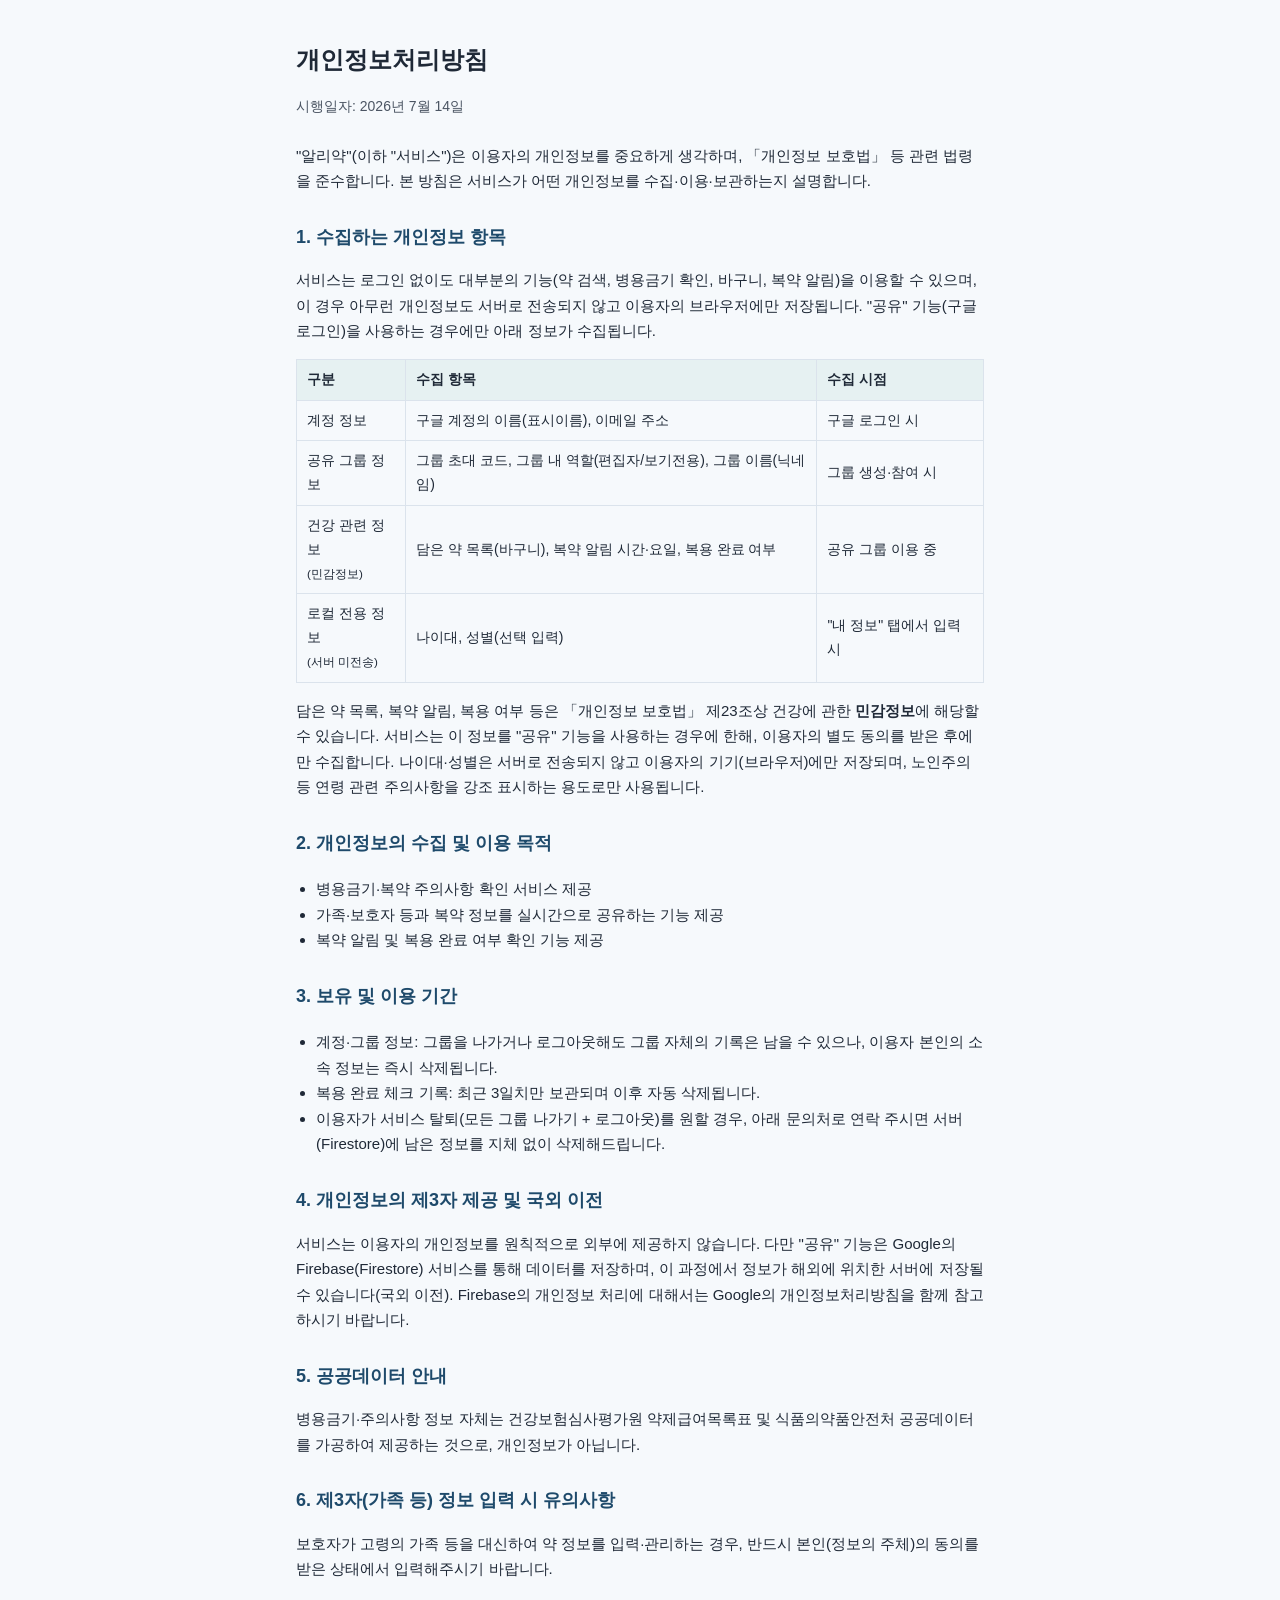
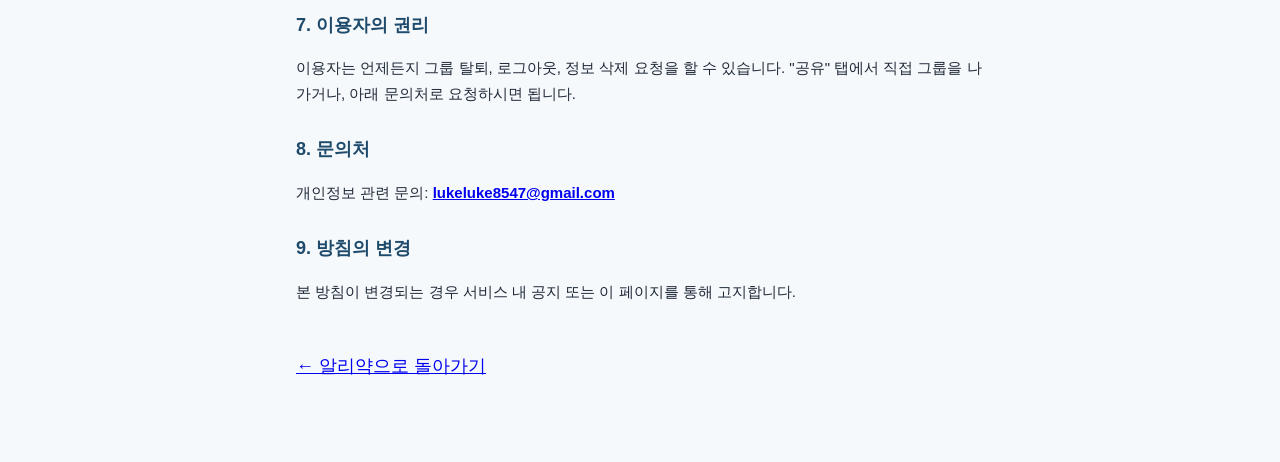
<file: privacy.html>
<!doctype html>
<html lang="ko">
<head>
<meta charset="UTF-8" />
<meta name="viewport" content="width=device-width, initial-scale=1.0" />
<title>개인정보처리방침 - 알리약</title>
<link rel="icon" href="favicon.ico" />
<link rel="stylesheet" href="css/style.css" />
<style>
  .legal-doc { max-width: 720px; margin: 0 auto; padding: 24px 16px 80px; line-height: 1.7; }
  .legal-doc h1 { font-size: 24px; margin-bottom: 4px; }
  .legal-doc .updated { color: var(--text-sub); font-size: 14px; margin-bottom: 24px; }
  .legal-doc h2 { font-size: 18px; margin: 28px 0 8px; color: var(--primary-dark); }
  .legal-doc p, .legal-doc li { font-size: 15px; }
  .legal-doc ul { padding-left: 20px; }
  .legal-doc .back-link { display: inline-block; margin-top: 32px; }
  .legal-doc table { width: 100%; border-collapse: collapse; margin: 12px 0; font-size: 14px; }
  .legal-doc th, .legal-doc td { border: 1px solid var(--border); padding: 8px 10px; text-align: left; }
  .legal-doc th { background: var(--primary-light); }
</style>
</head>
<body>
<div class="legal-doc">
  <h1>개인정보처리방침</h1>
  <p class="updated">시행일자: 2026년 7월 14일</p>

  <p>
    "알리약"(이하 "서비스")은 이용자의 개인정보를 중요하게 생각하며, 「개인정보 보호법」 등
    관련 법령을 준수합니다. 본 방침은 서비스가 어떤 개인정보를 수집·이용·보관하는지 설명합니다.
  </p>

  <h2>1. 수집하는 개인정보 항목</h2>
  <p>서비스는 로그인 없이도 대부분의 기능(약 검색, 병용금기 확인, 바구니, 복약 알림)을
    이용할 수 있으며, 이 경우 아무런 개인정보도 서버로 전송되지 않고 이용자의 브라우저에만
    저장됩니다. "공유" 기능(구글 로그인)을 사용하는 경우에만 아래 정보가 수집됩니다.</p>
  <table>
    <tr><th>구분</th><th>수집 항목</th><th>수집 시점</th></tr>
    <tr><td>계정 정보</td><td>구글 계정의 이름(표시이름), 이메일 주소</td><td>구글 로그인 시</td></tr>
    <tr><td>공유 그룹 정보</td><td>그룹 초대 코드, 그룹 내 역할(편집자/보기전용), 그룹 이름(닉네임)</td><td>그룹 생성·참여 시</td></tr>
    <tr><td>건강 관련 정보<br /><small>(민감정보)</small></td><td>담은 약 목록(바구니), 복약 알림 시간·요일, 복용 완료 여부</td><td>공유 그룹 이용 중</td></tr>
    <tr><td>로컬 전용 정보<br /><small>(서버 미전송)</small></td><td>나이대, 성별(선택 입력)</td><td>"내 정보" 탭에서 입력 시</td></tr>
  </table>
  <p>
    담은 약 목록, 복약 알림, 복용 여부 등은 「개인정보 보호법」 제23조상 건강에 관한
    <strong>민감정보</strong>에 해당할 수 있습니다. 서비스는 이 정보를 "공유" 기능을 사용하는
    경우에 한해, 이용자의 별도 동의를 받은 후에만 수집합니다. 나이대·성별은 서버로 전송되지
    않고 이용자의 기기(브라우저)에만 저장되며, 노인주의 등 연령 관련 주의사항을 강조 표시하는
    용도로만 사용됩니다.
  </p>

  <h2>2. 개인정보의 수집 및 이용 목적</h2>
  <ul>
    <li>병용금기·복약 주의사항 확인 서비스 제공</li>
    <li>가족·보호자 등과 복약 정보를 실시간으로 공유하는 기능 제공</li>
    <li>복약 알림 및 복용 완료 여부 확인 기능 제공</li>
  </ul>

  <h2>3. 보유 및 이용 기간</h2>
  <ul>
    <li>계정·그룹 정보: 그룹을 나가거나 로그아웃해도 그룹 자체의 기록은 남을 수 있으나,
      이용자 본인의 소속 정보는 즉시 삭제됩니다.</li>
    <li>복용 완료 체크 기록: 최근 3일치만 보관되며 이후 자동 삭제됩니다.</li>
    <li>이용자가 서비스 탈퇴(모든 그룹 나가기 + 로그아웃)를 원할 경우, 아래 문의처로
      연락 주시면 서버(Firestore)에 남은 정보를 지체 없이 삭제해드립니다.</li>
  </ul>

  <h2>4. 개인정보의 제3자 제공 및 국외 이전</h2>
  <p>
    서비스는 이용자의 개인정보를 원칙적으로 외부에 제공하지 않습니다. 다만 "공유" 기능은
    Google의 Firebase(Firestore) 서비스를 통해 데이터를 저장하며, 이 과정에서 정보가
    해외에 위치한 서버에 저장될 수 있습니다(국외 이전). Firebase의 개인정보 처리에 대해서는
    Google의 개인정보처리방침을 함께 참고하시기 바랍니다.
  </p>

  <h2>5. 공공데이터 안내</h2>
  <p>
    병용금기·주의사항 정보 자체는 건강보험심사평가원 약제급여목록표 및 식품의약품안전처
    공공데이터를 가공하여 제공하는 것으로, 개인정보가 아닙니다.
  </p>

  <h2>6. 제3자(가족 등) 정보 입력 시 유의사항</h2>
  <p>
    보호자가 고령의 가족 등을 대신하여 약 정보를 입력·관리하는 경우, 반드시 본인(정보의
    주체)의 동의를 받은 상태에서 입력해주시기 바랍니다.
  </p>

  <h2>7. 이용자의 권리</h2>
  <p>
    이용자는 언제든지 그룹 탈퇴, 로그아웃, 정보 삭제 요청을 할 수 있습니다. "공유" 탭에서
    직접 그룹을 나가거나, 아래 문의처로 요청하시면 됩니다.
  </p>

  <h2>8. 문의처</h2>
  <p>개인정보 관련 문의: <strong><a href="mailto:lukeluke8547@gmail.com">lukeluke8547@gmail.com</a></strong></p>

  <h2>9. 방침의 변경</h2>
  <p>본 방침이 변경되는 경우 서비스 내 공지 또는 이 페이지를 통해 고지합니다.</p>

  <a class="back-link" href="index.html">← 알리약으로 돌아가기</a>
</div>
</body>
</html>
</file>
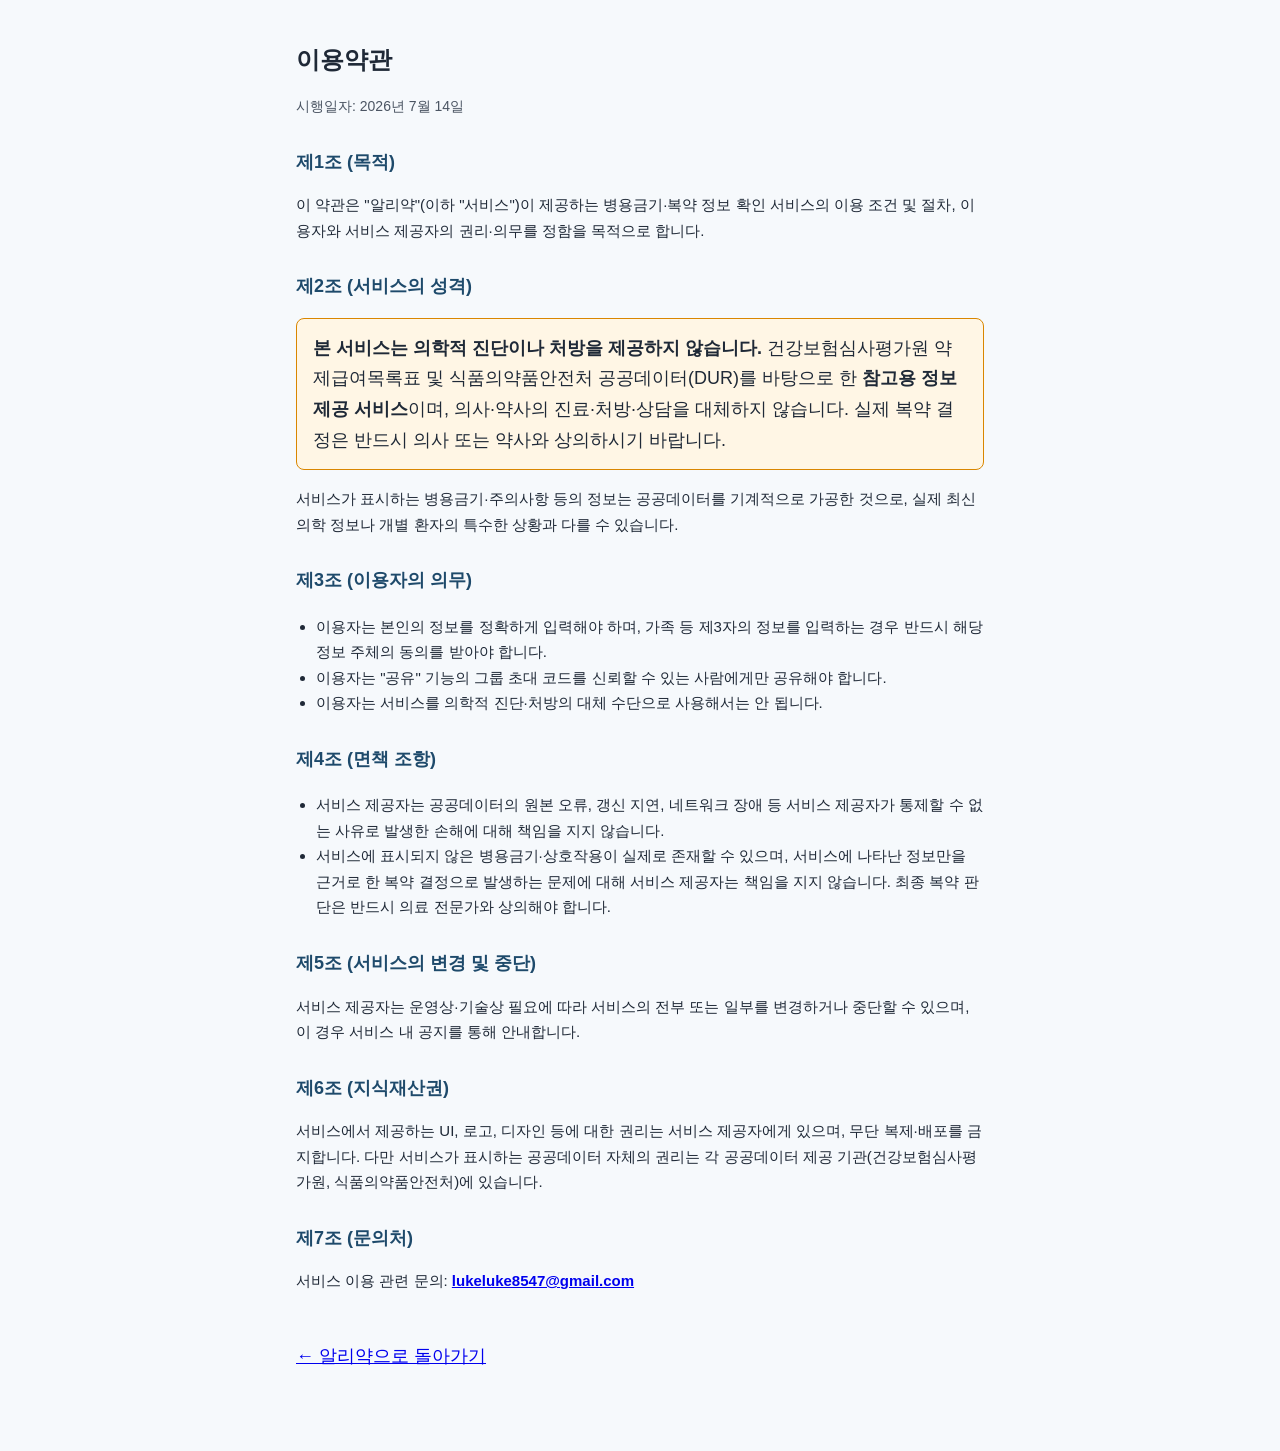
<file: terms.html>
<!doctype html>
<html lang="ko">
<head>
<meta charset="UTF-8" />
<meta name="viewport" content="width=device-width, initial-scale=1.0" />
<title>이용약관 - 알리약</title>
<link rel="icon" href="favicon.ico" />
<link rel="stylesheet" href="css/style.css" />
<style>
  .legal-doc { max-width: 720px; margin: 0 auto; padding: 24px 16px 80px; line-height: 1.7; }
  .legal-doc h1 { font-size: 24px; margin-bottom: 4px; }
  .legal-doc .updated { color: var(--text-sub); font-size: 14px; margin-bottom: 24px; }
  .legal-doc h2 { font-size: 18px; margin: 28px 0 8px; color: var(--primary-dark); }
  .legal-doc p, .legal-doc li { font-size: 15px; }
  .legal-doc ul { padding-left: 20px; }
  .legal-doc .back-link { display: inline-block; margin-top: 32px; }
  .legal-doc .highlight-box {
    background: var(--warn-bg, #fff6e5);
    border: 1px solid var(--warn-border, #d98600);
    border-radius: 8px;
    padding: 14px 16px;
    margin: 16px 0;
  }
</style>
</head>
<body>
<div class="legal-doc">
  <h1>이용약관</h1>
  <p class="updated">시행일자: 2026년 7월 14일</p>

  <h2>제1조 (목적)</h2>
  <p>이 약관은 "알리약"(이하 "서비스")이 제공하는 병용금기·복약 정보 확인 서비스의
    이용 조건 및 절차, 이용자와 서비스 제공자의 권리·의무를 정함을 목적으로 합니다.</p>

  <h2>제2조 (서비스의 성격)</h2>
  <div class="highlight-box">
    <strong>본 서비스는 의학적 진단이나 처방을 제공하지 않습니다.</strong> 건강보험심사평가원
    약제급여목록표 및 식품의약품안전처 공공데이터(DUR)를 바탕으로 한 <strong>참고용 정보
    제공 서비스</strong>이며, 의사·약사의 진료·처방·상담을 대체하지 않습니다. 실제 복약
    결정은 반드시 의사 또는 약사와 상의하시기 바랍니다.
  </div>
  <p>
    서비스가 표시하는 병용금기·주의사항 등의 정보는 공공데이터를 기계적으로 가공한
    것으로, 실제 최신 의학 정보나 개별 환자의 특수한 상황과 다를 수 있습니다.
  </p>

  <h2>제3조 (이용자의 의무)</h2>
  <ul>
    <li>이용자는 본인의 정보를 정확하게 입력해야 하며, 가족 등 제3자의 정보를 입력하는
      경우 반드시 해당 정보 주체의 동의를 받아야 합니다.</li>
    <li>이용자는 "공유" 기능의 그룹 초대 코드를 신뢰할 수 있는 사람에게만 공유해야 합니다.</li>
    <li>이용자는 서비스를 의학적 진단·처방의 대체 수단으로 사용해서는 안 됩니다.</li>
  </ul>

  <h2>제4조 (면책 조항)</h2>
  <ul>
    <li>서비스 제공자는 공공데이터의 원본 오류, 갱신 지연, 네트워크 장애 등 서비스
      제공자가 통제할 수 없는 사유로 발생한 손해에 대해 책임을 지지 않습니다.</li>
    <li>서비스에 표시되지 않은 병용금기·상호작용이 실제로 존재할 수 있으며, 서비스에
      나타난 정보만을 근거로 한 복약 결정으로 발생하는 문제에 대해 서비스 제공자는
      책임을 지지 않습니다. 최종 복약 판단은 반드시 의료 전문가와 상의해야 합니다.</li>
  </ul>

  <h2>제5조 (서비스의 변경 및 중단)</h2>
  <p>서비스 제공자는 운영상·기술상 필요에 따라 서비스의 전부 또는 일부를 변경하거나
    중단할 수 있으며, 이 경우 서비스 내 공지를 통해 안내합니다.</p>

  <h2>제6조 (지식재산권)</h2>
  <p>서비스에서 제공하는 UI, 로고, 디자인 등에 대한 권리는 서비스 제공자에게 있으며,
    무단 복제·배포를 금지합니다. 다만 서비스가 표시하는 공공데이터 자체의 권리는 각
    공공데이터 제공 기관(건강보험심사평가원, 식품의약품안전처)에 있습니다.</p>

  <h2>제7조 (문의처)</h2>
  <p>서비스 이용 관련 문의: <strong><a href="mailto:lukeluke8547@gmail.com">lukeluke8547@gmail.com</a></strong></p>

  <a class="back-link" href="index.html">← 알리약으로 돌아가기</a>
</div>
</body>
</html>
</file>
<file: css/style.css>
:root {
  --bg: #f6f9fc;
  --card-bg: #ffffff;
  --text: #1f2937;
  --text-sub: #4b5563;
  --border: #dbe3ec;
  /* 로고의 민트→네이비 그라데이션에서 뽑은 색상(icons/logo_source.png 실측) */
  --primary: #2c6382;
  --primary-dark: #1e4a6b;
  --primary-light: #e6f1f2;
  --brand-teal: #4ea09b;
  --brand-gradient: linear-gradient(135deg, var(--brand-teal) 0%, var(--primary) 55%, var(--primary-dark) 100%);
  --danger-bg: #fdecec;
  --danger-border: #e11d2f;
  --danger-text: #7f1120;
  --warn-bg: #fff6e5;
  --warn-border: #d98600;
  --warn-text: #6b4400;
  --info-bg: #eef1ff;
  --info-border: #5b5fc7;
  --info-text: #33367d;
  --dup-bg: #f5edfd;
  --dup-border: #8b5cf6;
  --dup-text: #4c1d95;
  --radius: 14px;
}

* { box-sizing: border-box; }

html, body {
  margin: 0;
  padding: 0;
  background: var(--bg);
  color: var(--text);
  font-family: "Malgun Gothic", "Apple SD Gothic Neo", -apple-system, BlinkMacSystemFont, "Segoe UI", sans-serif;
  font-size: calc(18px * var(--font-zoom, 1));
  line-height: 1.55;
}

.app {
  max-width: 880px;
  margin: 0 auto;
  padding: 20px 16px 80px;
}

/* ---------- 대시보드 요약 카드 ---------- */
.dashboard-summary-card { padding: 14px 18px; }
.dashboard-summary-row {
  display: flex;
  justify-content: space-around;
  text-align: center;
  gap: 12px;
}
.dashboard-stat { display: flex; flex-direction: column; gap: 2px; }
.dashboard-stat-value {
  font-size: calc(20px * var(--font-zoom, 1));
  font-weight: 800;
  color: var(--primary);
}
.dashboard-stat-label { font-size: calc(12.5px * var(--font-zoom, 1)); color: var(--text-sub); }

/* ---------- 넓은 화면: 2단 레이아웃 (검색·바구니 | 결과) ----------
   모바일에서는 check-col-left/right가 아무 스타일도 없는 평범한 div라
   기존과 똑같이 위→아래로 쌓인다. 넓은 화면에서만 그리드로 나뉜다. */
@media (min-width: 960px) {
  .app { max-width: 1240px; }
  .check-layout {
    display: grid;
    grid-template-columns: minmax(340px, 420px) 1fr;
    gap: 24px;
    align-items: start;
  }
  .check-col-left { position: sticky; top: 20px; }
  .check-col-right { min-width: 0; }
}

/* ---------- 헤더 ---------- */
header.top {
  display: flex;
  flex-wrap: wrap;
  align-items: center;
  justify-content: space-between;
  gap: 12px;
  margin-bottom: 22px;
}

.brand {
  display: flex;
  align-items: center;
  gap: 12px;
}

.brand-logo {
  flex-shrink: 0;
  border-radius: 22%;
  display: block;
}

header.top h1 {
  font-size: calc(26px * var(--font-zoom, 1));
  margin: 0 0 4px;
  font-weight: 800;
  background: var(--brand-gradient);
  -webkit-background-clip: text;
  background-clip: text;
  color: transparent;
}

header.top p.subtitle {
  margin: 0;
  color: var(--text-sub);
  font-size: calc(15px * var(--font-zoom, 1));
}

.header-controls {
  display: flex;
  align-items: center;
  gap: 10px;
  flex-wrap: wrap;
}

.font-switch {
  display: flex;
  background: var(--card-bg);
  border: 2px solid var(--border);
  border-radius: 999px;
  padding: 4px;
  gap: 4px;
}

.font-switch button {
  border: none;
  background: transparent;
  padding: 8px 12px;
  border-radius: 999px;
  font-weight: 800;
  cursor: pointer;
  color: var(--text-sub);
  font-size: calc(15px * var(--font-zoom, 1));
  line-height: 1;
}
.font-switch button:hover { background: var(--primary-light); color: var(--primary-dark); }
.font-switch .font-sign { font-size: calc(11px * var(--font-zoom, 1)); vertical-align: super; }

.mode-switch {
  display: flex;
  background: var(--card-bg);
  border: 2px solid var(--border);
  border-radius: 999px;
  padding: 4px;
  gap: 4px;
}

.mode-switch button {
  border: none;
  background: transparent;
  padding: 10px 18px;
  border-radius: 999px;
  font-size: calc(15px * var(--font-zoom, 1));
  font-weight: 700;
  cursor: pointer;
  color: var(--text-sub);
}

.mode-switch button.active {
  background: var(--primary);
  color: #fff;
}

/* ---------- 탭 메뉴 ---------- */
.tab-bar {
  display: flex;
  gap: 6px;
  background: var(--card-bg);
  border: 1px solid var(--border);
  border-radius: 999px;
  padding: 5px;
  margin-bottom: 18px;
  overflow-x: auto;
}

.tab-btn {
  flex: 1;
  white-space: nowrap;
  border: none;
  background: transparent;
  padding: 11px 14px;
  border-radius: 999px;
  font-size: calc(15px * var(--font-zoom, 1));
  font-weight: 700;
  color: var(--text-sub);
  cursor: pointer;
}

.tab-btn:hover { background: var(--primary-light); }

.tab-btn.active {
  background: var(--primary);
  color: #fff;
}

/* 탭(상단 메뉴, 결과 테마탭)이 전환될 때 뚝 바뀌지 않고 살짝 페이드인되도록. */
@keyframes tabFadeIn {
  from { opacity: 0; }
  to { opacity: 1; }
}
.tab-panel:not([hidden]),
.result-theme-panel:not([hidden]) {
  animation: tabFadeIn 0.22s ease;
}

.profile-form {
  display: flex;
  flex-wrap: wrap;
  align-items: flex-end;
  gap: 16px;
  margin-top: 14px;
}

.profile-field {
  display: flex;
  flex-direction: column;
  gap: 6px;
  font-size: calc(14px * var(--font-zoom, 1));
  font-weight: 700;
  color: var(--text-sub);
}

.profile-field select {
  font-size: calc(15px * var(--font-zoom, 1));
  padding: 9px 10px;
  border-radius: 8px;
  border: 2px solid var(--border);
  background: var(--card-bg);
  color: var(--text);
  min-width: 160px;
}

.note-form, .medicine-form {
  display: flex;
  flex-wrap: wrap;
  gap: 8px;
  margin: 12px 0;
}
.note-form input[type="date"], .medicine-form input[type="date"], .medicine-form input[type="text"] {
  font-size: calc(14px * var(--font-zoom, 1));
  padding: 8px 10px;
  border-radius: 8px;
  border: 2px solid var(--border);
  background: var(--card-bg);
  color: var(--text);
}
.note-form textarea {
  flex: 1;
  min-width: 200px;
  font-size: calc(14px * var(--font-zoom, 1));
  padding: 8px 10px;
  border-radius: 8px;
  border: 2px solid var(--border);
  background: var(--card-bg);
  color: var(--text);
  font-family: inherit;
  resize: vertical;
}
.medicine-form input[type="text"] { flex: 1; min-width: 160px; }

.note-list, .medicine-list {
  list-style: none;
  margin: 0;
  padding: 0;
  display: flex;
  flex-direction: column;
  gap: 8px;
}
.note-item, .medicine-item {
  display: flex;
  align-items: center;
  justify-content: space-between;
  gap: 10px;
  background: var(--card-bg);
  border: 1px solid var(--border);
  border-radius: 10px;
  padding: 10px 12px;
}
.note-date { font-size: calc(12.5px * var(--font-zoom, 1)); color: var(--text-sub); font-weight: 700; }
.note-text { font-size: calc(14.5px * var(--font-zoom, 1)); margin-top: 2px; }
.medicine-name { font-size: calc(15px * var(--font-zoom, 1)); font-weight: 700; }
.medicine-expiry { font-size: calc(12.5px * var(--font-zoom, 1)); color: var(--text-sub); margin-top: 2px; }
.medicine-status-badge { font-weight: 800; }
.medicine-item.expired { background: var(--danger-bg); border-color: var(--danger-border); }
.medicine-item.expired .medicine-expiry { color: var(--danger-text); }
.medicine-item.soon { background: var(--warn-bg); border-color: var(--warn-border); }
.medicine-item.soon .medicine-expiry { color: var(--warn-text); }

.allergy-form {
  display: flex;
  flex-wrap: wrap;
  gap: 8px;
  margin: 12px 0;
}
.allergy-form input[type="text"] {
  font-size: calc(14px * var(--font-zoom, 1));
  padding: 8px 10px;
  border-radius: 8px;
  border: 2px solid var(--border);
  background: var(--card-bg);
  color: var(--text);
}
#allergy-memo-input { flex: 0 0 100%; }
.allergy-form .search-wrap { flex: 1; min-width: 220px; position: relative; }
.allergy-form .search-wrap input { width: 100%; }
.allergy-list {
  list-style: none;
  margin: 0;
  padding: 0;
  display: flex;
  flex-direction: column;
  gap: 8px;
}
.allergy-item {
  display: flex;
  align-items: center;
  justify-content: space-between;
  gap: 10px;
  background: var(--danger-bg);
  border: 1px solid var(--danger-border);
  border-radius: 10px;
  padding: 10px 12px;
}
.allergy-name { font-weight: 700; color: var(--danger-text); }
.allergy-memo { font-size: calc(13px * var(--font-zoom, 1)); color: var(--danger-text); opacity: 0.85; }

.allergy-alert {
  background: var(--danger-bg);
  color: var(--danger-text);
  border: 2px solid var(--danger-border);
  border-radius: 8px;
  padding: 6px 10px;
  margin: 4px 0 8px;
  font-size: calc(13px * var(--font-zoom, 1));
  font-weight: 700;
}
.allergy-alert-top {
  font-size: calc(15px * var(--font-zoom, 1));
  padding: 12px 14px;
  margin-bottom: 16px;
}

.emergency-allergy-box {
  background: var(--danger-bg);
  color: var(--danger-text);
  border: 2px solid var(--danger-border);
  border-radius: 10px;
  padding: 10px 14px;
  margin-bottom: 14px;
}
.emergency-allergy-box ul { margin: 6px 0 0; padding-left: 18px; }
.emergency-allergy-tag { margin-left: 6px; }

/* ---------- 알리봇 챗봇 ---------- */
.chatbot-disclaimer {
  background: var(--warn-bg);
  color: var(--warn-text);
  border: 1px solid var(--warn-border);
  border-radius: 10px;
  padding: 10px 14px;
  font-size: calc(13.5px * var(--font-zoom, 1));
  margin: 8px 0 14px;
}
.chatbot-messages {
  display: flex;
  flex-direction: column;
  gap: 10px;
  min-height: 160px;
  max-height: 420px;
  overflow-y: auto;
  padding: 4px 2px;
  margin-bottom: 10px;
}
.chatbot-empty { color: var(--text-sub); font-size: calc(14px * var(--font-zoom, 1)); }
.chatbot-bubble {
  max-width: 85%;
  padding: 10px 14px;
  border-radius: 14px;
  font-size: calc(15px * var(--font-zoom, 1));
  line-height: 1.5;
  white-space: pre-wrap;
}
.chatbot-bubble.user {
  align-self: flex-end;
  background: var(--primary);
  color: #fff;
  border-bottom-right-radius: 4px;
}
.chatbot-bubble.bot {
  align-self: flex-start;
  background: var(--primary-light);
  color: var(--text);
  border-bottom-left-radius: 4px;
}
.chatbot-status {
  background: var(--danger-bg);
  color: var(--danger-text);
  border: 1px solid var(--danger-border);
  border-radius: 8px;
  padding: 8px 12px;
  font-size: calc(13.5px * var(--font-zoom, 1));
  margin-bottom: 10px;
}
.chatbot-input-row { display: flex; gap: 8px; }
.chatbot-input-row input {
  flex: 1;
  font-size: calc(15px * var(--font-zoom, 1));
  padding: 10px 12px;
  border-radius: 8px;
  border: 2px solid var(--border);
  background: var(--card-bg);
  color: var(--text);
}
.chatbot-footer-row {
  display: flex;
  align-items: center;
  justify-content: space-between;
  margin-top: 10px;
  flex-wrap: wrap;
  gap: 8px;
}
.chatbot-usage { font-size: calc(12.5px * var(--font-zoom, 1)); color: var(--text-sub); }

.result-highlight {
  display: inline-block;
  margin-left: 6px;
  font-size: calc(12.5px * var(--font-zoom, 1));
  font-weight: 800;
  padding: 2px 8px;
  border-radius: 999px;
  background: rgba(255, 255, 255, 0.75);
  border: 1px solid currentColor;
}

@media (max-width: 640px) {
  .tab-btn { font-size: calc(13px * var(--font-zoom, 1)); padding: 10px 6px; }
}

/* ---------- 카드 공통 ---------- */
.card {
  background: var(--card-bg);
  border: 1px solid var(--border);
  border-radius: var(--radius);
  padding: 20px;
  margin-bottom: 18px;
  box-shadow: 0 1px 3px rgba(20, 30, 60, 0.05);
}

.card h2 {
  font-size: calc(19px * var(--font-zoom, 1));
  margin: 0 0 14px;
  color: var(--primary-dark);
}

.card-header-row {
  display: flex;
  align-items: center;
  justify-content: space-between;
  gap: 10px;
  margin-bottom: 14px;
}
.card-header-row h2 { margin-bottom: 0; }
.header-btn-group { display: flex; gap: 8px; flex-wrap: wrap; }

/* ---------- 응급 요약 카드 ---------- */
.emergency-overlay {
  position: fixed;
  inset: 0;
  background: rgba(0, 0, 0, 0.6);
  z-index: 1000;
  display: flex;
  align-items: flex-start;
  justify-content: center;
  overflow-y: auto;
  padding: 24px 16px;
}
.emergency-overlay[hidden] {
  display: none;
}
.emergency-card {
  background: var(--card-bg);
  border-radius: 16px;
  max-width: 560px;
  width: 100%;
  padding: 24px;
  box-shadow: 0 8px 32px rgba(0, 0, 0, 0.3);
}
.emergency-card-header {
  display: flex;
  align-items: center;
  justify-content: space-between;
  margin-bottom: 4px;
}
.emergency-card-header h2 { margin: 0; font-size: calc(22px * var(--font-zoom, 1)); color: var(--danger-text); }
.emergency-card-actions { display: flex; gap: 8px; margin-top: 12px; flex-wrap: wrap; }
.emergency-card-time { font-size: calc(13px * var(--font-zoom, 1)); color: var(--text-sub); margin: 0 0 16px; }
.emergency-drug-list { list-style: none; margin: 8px 0 16px; padding: 0; display: flex; flex-direction: column; gap: 10px; }
.emergency-drug-item {
  border: 1px solid var(--border);
  border-radius: 10px;
  padding: 10px 12px;
  font-size: calc(16px * var(--font-zoom, 1));
}
.emergency-drug-sub { font-size: calc(13px * var(--font-zoom, 1)); color: var(--text-sub); }
.emergency-narcotic-tag {
  display: inline-block;
  margin-top: 4px;
  font-size: calc(12.5px * var(--font-zoom, 1));
  font-weight: 800;
  padding: 2px 8px;
  border-radius: 999px;
  background: var(--danger-bg);
  color: var(--danger-text);
}
.emergency-warning {
  background: var(--danger-bg);
  color: var(--danger-text);
  border: 2px solid var(--danger-border);
  border-radius: 10px;
  padding: 12px 14px;
  margin-bottom: 16px;
  font-size: calc(15px * var(--font-zoom, 1));
}
.emergency-disclaimer { font-size: calc(12.5px * var(--font-zoom, 1)); color: var(--text-sub); }

@media print {
  body.emergency-mode .app { display: none !important; }
  body.emergency-mode .emergency-overlay {
    position: static !important;
    background: none !important;
    padding: 0 !important;
    display: block !important;
  }
  body.emergency-mode .emergency-card { box-shadow: none; max-width: 100%; }
}

.print-btn {
  flex-shrink: 0;
  border: 1px solid var(--border);
  background: #fff;
  color: var(--text-sub);
  border-radius: 8px;
  padding: 8px 12px;
  font-size: calc(13px * var(--font-zoom, 1));
  font-weight: 700;
  cursor: pointer;
  white-space: nowrap;
}
.print-btn:hover { background: var(--primary-light); color: var(--primary-dark); }

.theme-toggle-btn {
  flex-shrink: 0;
  border: 2px solid var(--border);
  background: var(--card-bg);
  color: var(--text-sub);
  border-radius: 999px;
  padding: 8px 14px;
  font-size: calc(14px * var(--font-zoom, 1));
  font-weight: 700;
  cursor: pointer;
  white-space: nowrap;
}
.theme-toggle-btn:hover { background: var(--primary-light); color: var(--primary-dark); }

.print-only { display: none; }

/* ---------- 검색 ---------- */
.search-wrap { position: relative; }

.search-row {
  display: flex;
  gap: 8px;
  align-items: stretch;
}

#search-input {
  flex: 1;
  min-width: 0;
  font-size: calc(20px * var(--font-zoom, 1));
  padding: 16px 18px;
  border: 2px solid var(--border);
  border-radius: 12px;
  outline: none;
}

#voice-search-btn {
  flex-shrink: 0;
  width: 56px;
  font-size: calc(22px * var(--font-zoom, 1));
  border: 2px solid var(--border);
  border-radius: 12px;
  background: #fff;
  cursor: pointer;
}
#voice-search-btn:hover { background: var(--primary-light); }
#voice-search-btn.listening {
  background: var(--danger-bg);
  border-color: var(--danger-border);
  animation: pulse 1s infinite;
}
@keyframes pulse {
  0%, 100% { opacity: 1; }
  50% { opacity: 0.55; }
}

.voice-search-hint {
  margin: 8px 0 0;
  font-size: calc(13.5px * var(--font-zoom, 1));
  color: var(--text-sub);
}

.voice-search-status {
  margin: 8px 0 0;
  padding: 8px 12px;
  border-radius: 8px;
  font-size: calc(14px * var(--font-zoom, 1));
  font-weight: 700;
  background: var(--primary-light);
  color: var(--primary-dark);
}

#search-input:focus {
  border-color: var(--primary);
}

.search-hint {
  margin-top: 8px;
  font-size: calc(14px * var(--font-zoom, 1));
  color: var(--text-sub);
}

.pill-finder-row { margin-top: 10px; }

.pill-finder-panel {
  margin-top: 12px;
  padding: 14px;
  border: 1px solid var(--border);
  border-radius: 12px;
  background: #fbfcff;
}

.pill-finder-photo-row { margin-bottom: 10px; }

.pill-finder-photo-warning {
  font-size: calc(13px * var(--font-zoom, 1));
  color: var(--warn-text);
  background: var(--warn-bg);
  border: 1px solid var(--warn-border);
  border-radius: 8px;
  padding: 10px 12px;
  margin: 0 0 10px;
}

.pill-finder-controls {
  display: flex;
  flex-wrap: wrap;
  align-items: flex-end;
  gap: 12px;
}

.pill-finder-controls select {
  font-size: calc(15px * var(--font-zoom, 1));
  padding: 9px 10px;
  border-radius: 8px;
  border: 2px solid var(--border);
  background: var(--card-bg);
  color: var(--text);
  min-width: 140px;
}

.pill-finder-hint {
  font-size: calc(13.5px * var(--font-zoom, 1));
  color: var(--text-sub);
  margin: 10px 0 0;
}

.pill-finder-results {
  list-style: none;
  margin: 10px 0 0;
  padding: 0;
  display: flex;
  flex-direction: column;
  gap: 8px;
}

.pill-finder-item {
  display: flex;
  align-items: center;
  gap: 10px;
  padding: 8px 10px;
  border: 1px solid var(--border);
  border-radius: 10px;
  background: var(--card-bg);
}

.pill-finder-item-info { min-width: 0; flex: 1; }
.pill-finder-item-info .name { font-size: calc(15px * var(--font-zoom, 1)); font-weight: 700; }
.pill-finder-item-info .meta { font-size: calc(12.5px * var(--font-zoom, 1)); color: var(--text-sub); }

.pill-thumb {
  flex-shrink: 0;
  width: 64px;
  height: 64px;
  border-radius: 10px;
  object-fit: contain; /* 원형+cover로 잘리던 문제 수정 - 사각형 안에 전체 사진이 다 보이게 */
  border: 1px solid var(--border);
  background: #fff;
  padding: 3px;
}

.pill-thumb-empty {
  display: flex;
  align-items: center;
  justify-content: center;
  font-size: 26px;
  background: var(--primary-light);
}

.ocr-row { margin-top: 10px; }

.ocr-btn {
  border: 2px dashed var(--border) !important;
  border-radius: 10px;
  padding: 10px 14px !important;
  width: 100%;
  text-decoration: none !important;
  font-size: calc(15px * var(--font-zoom, 1));
}
.ocr-btn:hover { background: var(--primary-light); border-color: var(--primary); }

.ocr-panel {
  margin-top: 12px;
  padding: 14px;
  border: 1px solid var(--border);
  border-radius: 12px;
  background: #fbfcff;
}

#ocr-status {
  margin: 0 0 10px;
  font-size: calc(15px * var(--font-zoom, 1));
  font-weight: 700;
}

#ocr-results {
  list-style: none;
  margin: 0 0 12px;
  padding: 0;
  display: flex;
  flex-direction: column;
  gap: 8px;
  max-height: 260px;
  overflow-y: auto;
}

.ocr-result-item label {
  display: flex;
  align-items: center;
  gap: 8px;
  padding: 8px 10px;
  border: 1px solid var(--border);
  border-radius: 8px;
  background: #fff;
  cursor: pointer;
}
.ocr-result-item .name { font-size: calc(15px * var(--font-zoom, 1)); font-weight: 700; }
.ocr-result-item .sub { font-size: calc(13px * var(--font-zoom, 1)); color: var(--text-sub); }
.ocr-result-item input[type="checkbox"] { width: 18px; height: 18px; flex-shrink: 0; }

.ocr-panel-actions { display: flex; gap: 10px; }

#suggestions {
  position: absolute;
  top: calc(100% + 6px);
  left: 0;
  right: 0;
  background: var(--card-bg);
  border: 1px solid var(--border);
  border-radius: 12px;
  max-height: 420px;
  overflow-y: auto;
  z-index: 20;
  box-shadow: 0 10px 30px rgba(20, 30, 60, 0.15);
  display: none;
}

#suggestions.open { display: block; }

#allergy-suggestions {
  position: absolute;
  top: calc(100% + 6px);
  left: 0;
  right: 0;
  background: var(--card-bg);
  border: 1px solid var(--border);
  border-radius: 12px;
  max-height: 320px;
  overflow-y: auto;
  z-index: 20;
  box-shadow: 0 10px 30px rgba(20, 30, 60, 0.15);
  display: none;
}
#allergy-suggestions.open { display: block; }

.suggestion-item {
  display: flex;
  align-items: center;
  justify-content: space-between;
  gap: 10px;
  padding: 13px 16px;
  cursor: pointer;
  border-bottom: 1px solid #f0f2f5;
}

.suggestion-item:last-child { border-bottom: none; }
.suggestion-item:hover, .suggestion-item.highlight { background: var(--primary-light); }

.suggestion-main { display: flex; flex-direction: column; min-width: 0; }
.suggestion-name { font-size: calc(17px * var(--font-zoom, 1)); font-weight: 700; white-space: nowrap; overflow: hidden; text-overflow: ellipsis; }
.suggestion-sub { font-size: calc(13px * var(--font-zoom, 1)); color: var(--text-sub); white-space: nowrap; overflow: hidden; text-overflow: ellipsis; }

.tag {
  flex-shrink: 0;
  font-size: calc(12px * var(--font-zoom, 1));
  font-weight: 700;
  padding: 3px 9px;
  border-radius: 999px;
}
.tag.product { background: #e0f2ec; color: #0a6e4d; }
.tag.ingredient { background: #eef1ff; color: #3f47c9; }

.suggestion-empty { padding: 16px; color: var(--text-sub); font-size: calc(15px * var(--font-zoom, 1)); }

.suggestion-history-header {
  padding: 10px 16px 4px;
  font-size: calc(12px * var(--font-zoom, 1));
  font-weight: 800;
  color: var(--text-sub);
  text-transform: uppercase;
  letter-spacing: 0.03em;
}

/* ---------- 바구니 ---------- */
#basket-list {
  list-style: none;
  margin: 0 0 6px;
  padding: 0;
  display: flex;
  flex-direction: column;
  gap: 10px;
}

.basket-item {
  display: flex;
  align-items: center;
  justify-content: space-between;
  gap: 10px;
  background: #fbfcff;
  border: 1px solid var(--border);
  border-radius: 12px;
  padding: 12px 14px;
}

.basket-item .info { min-width: 0; }
.basket-item .name { font-size: calc(17px * var(--font-zoom, 1)); font-weight: 700; }
.basket-item .meta { font-size: calc(13px * var(--font-zoom, 1)); color: var(--text-sub); margin-top: 2px; }
.price-alt {
  font-size: calc(13px * var(--font-zoom, 1));
  color: #0a6e4d;
  background: #e8f7f0;
  border-radius: 6px;
  padding: 6px 9px;
  margin-top: 6px;
  display: inline-block;
}

.basket-item .actions { display: flex; align-items: center; gap: 6px; flex-shrink: 0; }

.basket-sort-row {
  margin-bottom: 10px;
  font-size: calc(14px * var(--font-zoom, 1));
  color: var(--text-sub);
}
.basket-sort-row select {
  font-size: calc(14px * var(--font-zoom, 1));
  padding: 6px 8px;
  border-radius: 8px;
  border: 1px solid var(--border);
  background: var(--card-bg);
  color: var(--text);
  margin-left: 4px;
}

.move-btn-col {
  display: flex;
  flex-direction: column;
  gap: 2px;
}
.move-btn {
  width: 28px;
  height: 22px;
  padding: 0;
  border: 1px solid var(--border);
  border-radius: 6px;
  background: var(--card-bg);
  color: var(--text-sub);
  cursor: pointer;
  font-size: calc(11px * var(--font-zoom, 1));
  line-height: 1;
}
.move-btn:hover:not(:disabled) { background: var(--primary-light); }
.move-btn:disabled { opacity: 0.3; cursor: not-allowed; }

.swap-toggle-btn { margin-top: 6px; }
.swap-panel {
  margin-top: 8px;
  padding: 10px;
  border-radius: 8px;
  border: 1px solid var(--border);
  background: var(--card-bg, #fff);
  display: flex;
  flex-direction: column;
  gap: 6px;
}
.swap-panel-hint {
  font-size: calc(12.5px * var(--font-zoom, 1));
  color: var(--text-sub);
  margin: 0 0 2px;
}
.swap-option-btn {
  display: flex;
  justify-content: space-between;
  align-items: center;
  gap: 10px;
  width: 100%;
  text-align: left;
  padding: 8px 10px;
  border-radius: 8px;
  border: 1px solid var(--border);
  background: transparent;
  cursor: pointer;
  font-size: calc(14px * var(--font-zoom, 1));
}
.swap-option-btn:hover { background: var(--primary-light); }
.swap-option-name { font-weight: 700; }
.swap-option-meta { font-size: calc(12.5px * var(--font-zoom, 1)); color: var(--text-sub); flex-shrink: 0; }

.partners-toggle-btn { margin-top: 6px; }
.partners-panel {
  margin-top: 8px;
  padding: 10px;
  border-radius: 8px;
  border: 1px solid var(--border);
  background: var(--card-bg, #fff);
}
.partners-panel-hint {
  font-size: calc(12.5px * var(--font-zoom, 1));
  color: var(--text-sub);
  margin: 0 0 8px;
}
.partners-list { list-style: none; margin: 0; padding: 0; display: flex; flex-direction: column; gap: 6px; }
.partners-item {
  display: flex;
  flex-wrap: wrap;
  align-items: center;
  gap: 8px;
  padding: 6px 8px;
  border-radius: 8px;
}
.partners-item.contraindicated { background: var(--danger-bg); color: var(--danger-text); }
.partners-item.caution { background: var(--warn-bg); color: var(--warn-text); }
.partners-badge {
  font-size: calc(11.5px * var(--font-zoom, 1));
  font-weight: 800;
  padding: 2px 8px;
  border-radius: 999px;
  background: rgba(255, 255, 255, 0.6);
  flex-shrink: 0;
}
.partners-name { font-weight: 700; font-size: calc(14px * var(--font-zoom, 1)); }
.partners-desc { font-size: calc(12.5px * var(--font-zoom, 1)); opacity: 0.9; width: 100%; }

.narcotic-badge-row {
  display: flex;
  flex-wrap: wrap;
  align-items: center;
  gap: 8px;
  margin: 4px 0 8px;
  padding: 8px 10px;
  border-radius: 8px;
  background: var(--danger-bg);
  color: var(--danger-text);
}
.narcotic-badge {
  font-size: calc(12px * var(--font-zoom, 1));
  font-weight: 800;
  padding: 2px 9px;
  border-radius: 999px;
  background: rgba(255, 255, 255, 0.7);
  flex-shrink: 0;
}
.narcotic-message { font-size: calc(12.5px * var(--font-zoom, 1)); }

.safety-letter-badge-row { margin: 4px 0 8px; }
.safety-letter-badge {
  display: inline-block;
  font-size: calc(12.5px * var(--font-zoom, 1));
  font-weight: 700;
  padding: 4px 10px;
  border-radius: 999px;
  background: var(--info-bg);
  color: var(--info-border);
}

.safety-letter-list {
  list-style: none;
  margin: 0;
  padding: 0;
  display: flex;
  flex-direction: column;
  gap: 10px;
  max-height: 480px;
  overflow-y: auto;
}
.safety-letter-item {
  background: var(--card-bg);
  border: 1px solid var(--border);
  border-radius: 10px;
  padding: 10px 12px;
}
.safety-letter-date { font-size: calc(12px * var(--font-zoom, 1)); color: var(--text-sub); margin-bottom: 2px; }
.safety-letter-title { font-weight: 700; font-size: calc(14.5px * var(--font-zoom, 1)); margin-bottom: 4px; }
.safety-letter-summary { font-size: calc(13.5px * var(--font-zoom, 1)); color: var(--text-sub); margin-bottom: 6px; }

/* ---------- 복약 알림 ---------- */
.today-schedule-title {
  font-size: calc(16px * var(--font-zoom, 1));
  margin: 0 0 8px;
  color: var(--primary-dark);
}

#today-schedule-list {
  list-style: none;
  margin: 0 0 16px;
  padding: 0;
  display: flex;
  flex-direction: column;
  gap: 6px;
}

.today-schedule-item {
  display: flex;
  align-items: center;
  gap: 10px;
  padding: 8px 12px;
  border-radius: 8px;
  background: var(--primary-light);
}
.today-schedule-item.past { opacity: 0.5; }
.today-schedule-item.taken { opacity: 0.75; }
.today-schedule-time {
  font-weight: 800;
  font-size: calc(15px * var(--font-zoom, 1));
  flex-shrink: 0;
}
.today-schedule-name {
  font-size: calc(15px * var(--font-zoom, 1));
  flex: 1;
}
.today-schedule-check {
  display: inline-flex;
  align-items: center;
  gap: 4px;
  font-size: calc(13px * var(--font-zoom, 1));
  font-weight: 700;
  flex-shrink: 0;
  cursor: pointer;
}

/* ---------- 복용 기록 캘린더 ---------- */
.calendar-nav {
  display: flex;
  align-items: center;
  justify-content: center;
  gap: 16px;
  margin: 10px 0;
}
.calendar-month-label { font-size: calc(16px * var(--font-zoom, 1)); font-weight: 800; min-width: 100px; text-align: center; }
.calendar-weekdays {
  display: grid;
  grid-template-columns: repeat(7, 1fr);
  text-align: center;
  font-size: calc(12.5px * var(--font-zoom, 1));
  color: var(--text-sub);
  margin-bottom: 4px;
}
.calendar-grid {
  display: grid;
  grid-template-columns: repeat(7, 1fr);
  gap: 4px;
}
.calendar-cell {
  aspect-ratio: 1;
  display: flex;
  align-items: center;
  justify-content: center;
  border-radius: 8px;
  font-size: calc(13px * var(--font-zoom, 1));
  background: var(--card-bg);
  border: 1px solid var(--border);
}
.calendar-cell.empty { border: none; background: transparent; }
.calendar-cell.future { color: var(--text-sub); opacity: 0.5; }
.calendar-cell.none-scheduled { color: var(--text-sub); opacity: 0.4; }
.calendar-cell.full { background: #d9f2e3; border-color: #2f9e5c; color: #1a6b3c; font-weight: 700; }
.calendar-cell.partial { background: var(--warn-bg); border-color: var(--warn-border); color: var(--warn-text); font-weight: 700; }
.calendar-cell.none { background: var(--danger-bg); border-color: var(--danger-border); color: var(--danger-text); }
.calendar-cell.is-today { box-shadow: 0 0 0 2px var(--primary) inset; }
.calendar-legend {
  display: flex;
  flex-wrap: wrap;
  gap: 14px;
  margin-top: 10px;
  font-size: calc(12.5px * var(--font-zoom, 1));
  color: var(--text-sub);
}
.calendar-legend span { display: inline-flex; align-items: center; gap: 5px; }
.calendar-dot { width: 10px; height: 10px; border-radius: 3px; display: inline-block; }
.calendar-dot.full { background: #2f9e5c; }
.calendar-dot.partial { background: var(--warn-border); }
.calendar-dot.none { background: var(--danger-border); }

.reminder-hint {
  font-size: calc(14px * var(--font-zoom, 1));
  color: var(--text-sub);
  margin: 0 0 12px;
}

.webview-warning {
  font-size: calc(14px * var(--font-zoom, 1));
  background: var(--warn-bg);
  color: var(--warn-text);
  border: 1px solid var(--warn-border);
  border-radius: 8px;
  padding: 10px 12px;
  margin: 0 0 12px;
}

#reminder-list {
  list-style: none;
  margin: 0;
  padding: 0;
  display: flex;
  flex-direction: column;
  gap: 10px;
}

.reminder-item {
  display: flex;
  align-items: flex-start;
  justify-content: space-between;
  gap: 10px;
  background: #fbfcff;
  border: 1px solid var(--border);
  border-radius: 12px;
  padding: 12px 14px;
}

.reminder-item .name { font-size: calc(17px * var(--font-zoom, 1)); font-weight: 700; margin-bottom: 6px; }

.time-chips { display: flex; flex-wrap: wrap; gap: 6px; margin-bottom: 8px; }

.time-chip {
  display: inline-flex;
  align-items: center;
  gap: 4px;
  background: var(--primary-light);
  color: var(--primary-dark);
  font-size: calc(14px * var(--font-zoom, 1));
  font-weight: 700;
  padding: 4px 6px 4px 10px;
  border-radius: 999px;
}

.time-remove-btn {
  border: none;
  background: transparent;
  color: var(--primary-dark);
  font-weight: 800;
  cursor: pointer;
  padding: 0 4px;
}

.time-add-row { display: flex; align-items: center; gap: 8px; flex-wrap: wrap; }

.day-selector { display: flex; gap: 4px; margin-bottom: 8px; }
.day-btn {
  width: 30px;
  height: 30px;
  border-radius: 50%;
  border: 1px solid var(--border);
  background: transparent;
  color: var(--text-sub);
  font-size: calc(12.5px * var(--font-zoom, 1));
  font-weight: 700;
  cursor: pointer;
}
.day-btn.active {
  background: var(--primary);
  border-color: var(--primary);
  color: #fff;
}

.assign-row {
  font-size: calc(13.5px * var(--font-zoom, 1));
  color: var(--text-sub);
  margin-bottom: 8px;
}
.assign-row select {
  font-size: calc(13.5px * var(--font-zoom, 1));
  padding: 5px 7px;
  border-radius: 6px;
  border: 1px solid var(--border);
  background: var(--card-bg);
  color: var(--text);
  margin-left: 4px;
}

.assigned-badge {
  display: inline-block;
  font-size: calc(12px * var(--font-zoom, 1));
  font-weight: 700;
  padding: 2px 8px;
  border-radius: 999px;
  background: var(--primary-light);
  color: var(--primary-dark);
  margin-left: 6px;
}

.time-input {
  border: 1px solid var(--border);
  border-radius: 8px;
  padding: 6px 8px;
  font-size: calc(14px * var(--font-zoom, 1));
}

/* ---------- 가족 공유 ---------- */
.family-create-join-row {
  display: flex;
  align-items: center;
  gap: 12px;
  flex-wrap: wrap;
  margin: 10px 0;
}
.family-join-row { display: flex; align-items: center; gap: 8px; flex-wrap: wrap; }
#family-join-code {
  border: 1px solid var(--border);
  border-radius: 8px;
  padding: 8px 10px;
  font-size: calc(15px * var(--font-zoom, 1));
  letter-spacing: 0.1em;
  text-transform: uppercase;
  width: 140px;
}
#family-signed-in > .clear-btn { margin-top: 12px; }

.family-group-list {
  list-style: none;
  margin: 12px 0 0;
  padding: 0;
  display: flex;
  flex-direction: column;
  gap: 10px;
}

.family-group-item {
  border: 1px solid var(--border);
  border-radius: 12px;
  padding: 12px 14px;
  background: var(--card-bg);
}
.family-group-item.active { border-color: var(--primary); border-width: 2px; }

.family-group-main {
  display: flex;
  align-items: center;
  gap: 10px;
  flex-wrap: wrap;
}

.family-nickname-input {
  flex: 1;
  min-width: 140px;
  border: 1px solid var(--border);
  border-radius: 8px;
  padding: 7px 10px;
  font-size: calc(15px * var(--font-zoom, 1));
  font-weight: 700;
  background: var(--card-bg);
  color: var(--text);
}

.family-role-badge {
  display: inline-block;
  font-size: calc(12px * var(--font-zoom, 1));
  font-weight: 800;
  padding: 3px 9px;
  border-radius: 999px;
  background: var(--primary-light);
  color: var(--primary-dark);
  flex-shrink: 0;
}

.family-group-meta {
  font-size: calc(12.5px * var(--font-zoom, 1));
  color: var(--text-sub);
  margin-top: 6px;
}

.family-group-actions {
  display: flex;
  align-items: center;
  gap: 10px;
  flex-wrap: wrap;
  margin-top: 8px;
}

.family-active-tag {
  font-size: calc(13px * var(--font-zoom, 1));
  font-weight: 700;
  color: var(--primary-dark);
}

.family-member-panel {
  margin-top: 16px;
  padding: 12px 14px;
  border: 1px solid var(--border);
  border-radius: 12px;
  background: #fbfcff;
}
.family-member-panel h3 { margin: 0 0 8px; font-size: calc(15px * var(--font-zoom, 1)); }

.family-member-item {
  display: flex;
  align-items: center;
  gap: 8px;
  flex-wrap: wrap;
  padding: 6px 0;
  border-bottom: 1px solid var(--border);
}
.family-member-item:last-child { border-bottom: none; }
.family-member-name { font-weight: 700; font-size: calc(14px * var(--font-zoom, 1)); flex: 1; min-width: 100px; }

.family-role-select {
  font-size: calc(13.5px * var(--font-zoom, 1));
  padding: 6px 8px;
  border-radius: 6px;
  border: 1px solid var(--border);
  background: var(--card-bg);
  color: var(--text);
}

.link-btn {
  display: inline-flex;
  align-items: center;
  justify-content: center;
  height: 34px;
  padding: 0 12px;
  border-radius: 8px;
  border: 1px solid var(--border);
  background: #fff;
  color: var(--text-sub);
  text-decoration: none;
  font-size: calc(13px * var(--font-zoom, 1));
  font-weight: 700;
  white-space: nowrap;
}
.link-btn:hover { background: var(--primary-light); color: var(--primary-dark); }

.remove-btn {
  width: 34px;
  height: 34px;
  border-radius: 8px;
  border: none;
  background: #fdecec;
  color: var(--danger-border);
  font-size: calc(18px * var(--font-zoom, 1));
  font-weight: 700;
  cursor: pointer;
  line-height: 1;
}
.remove-btn:hover { background: #f9caca; }

.basket-empty { color: var(--text-sub); font-size: calc(15px * var(--font-zoom, 1)); padding: 6px 2px; }

.basket-footer {
  display: flex;
  justify-content: space-between;
  align-items: center;
  margin-top: 14px;
}

.clear-btn {
  border: none;
  background: transparent;
  color: var(--text-sub);
  font-size: calc(14px * var(--font-zoom, 1));
  text-decoration: underline;
  cursor: pointer;
}

/* ---------- 분석 결과 ---------- */
.risk-banner {
  border-radius: 12px;
  border: 2px solid;
  padding: 14px 18px;
  margin-bottom: 16px;
}
.risk-level-row {
  display: flex;
  align-items: center;
  justify-content: space-between;
  flex-wrap: wrap;
  gap: 8px;
  margin-bottom: 6px;
}
.risk-level {
  display: inline-block;
  font-size: calc(14px * var(--font-zoom, 1));
  font-weight: 800;
  padding: 3px 10px;
  border-radius: 999px;
  background: rgba(255, 255, 255, 0.6);
}
.risk-score {
  font-size: calc(13px * var(--font-zoom, 1));
  font-weight: 700;
  opacity: 0.85;
}
.risk-score-bar {
  height: 6px;
  border-radius: 999px;
  background: rgba(255, 255, 255, 0.5);
  overflow: hidden;
  margin-bottom: 4px;
}
.risk-score-bar-fill {
  height: 100%;
  background: currentColor;
  border-radius: 999px;
}
.risk-headline {
  font-size: calc(16.5px * var(--font-zoom, 1));
  font-weight: 700;
  margin: 4px 0 0;
}
.risk-banner.contraindicated { background: var(--danger-bg); border-color: var(--danger-border); color: var(--danger-text); }
.risk-banner.caution { background: var(--warn-bg); border-color: var(--warn-border); color: var(--warn-text); }
.risk-banner.duplicate { background: var(--dup-bg); border-color: var(--dup-border); color: var(--dup-text); }
.risk-banner.advisory { background: var(--info-bg); border-color: var(--info-border); color: var(--info-text); }

/* 상단 메뉴(약확인/복약알림/...) 탭바와 같은 스타일로, 결과도 노인주의/임부금기/
   용량주의 등 테마별 탭으로 나눠 보여준다. */
.result-theme-bar {
  display: flex;
  gap: 6px;
  background: var(--bg);
  border: 1px solid var(--border);
  border-radius: 999px;
  padding: 5px;
  margin: 4px 0 16px;
  overflow-x: auto;
}
.result-theme-btn {
  flex: 1;
  white-space: nowrap;
  border: none;
  background: transparent;
  padding: 10px 12px;
  border-radius: 999px;
  font-size: calc(13.5px * var(--font-zoom, 1));
  font-weight: 700;
  color: var(--text-sub);
  cursor: pointer;
}
.result-theme-btn:hover { background: var(--primary-light); }
.result-theme-btn.active {
  background: var(--primary);
  color: #fff;
}

.result-theme-panel { padding-top: 2px; }

.result-card {
  border-radius: 12px;
  border: 2px solid;
  padding: 16px 18px;
  margin-bottom: 12px;
}

.result-card.contraindicated { background: var(--danger-bg); border-color: var(--danger-border); color: var(--danger-text); }
.result-card.caution { background: var(--warn-bg); border-color: var(--warn-border); color: var(--warn-text); }
.result-card.advisory { background: var(--info-bg); border-color: var(--info-border); color: var(--info-text); }
.result-card.duplicate { background: var(--dup-bg); border-color: var(--dup-border); color: var(--dup-text); }
.result-card.food-interaction { background: var(--warn-bg); border-color: var(--warn-border); color: var(--warn-text); }
.result-card.other { background: #f3f4f6; border-color: #9ca3af; color: #374151; }

.result-badge {
  display: inline-block;
  font-size: calc(13px * var(--font-zoom, 1));
  font-weight: 800;
  padding: 3px 10px;
  border-radius: 999px;
  background: rgba(255,255,255,0.6);
  margin-bottom: 8px;
}

.result-title { font-size: calc(18px * var(--font-zoom, 1)); font-weight: 800; margin: 0 0 8px; }
.result-desc { font-size: calc(15.5px * var(--font-zoom, 1)); margin: 0 0 8px; }
.result-advice {
  font-size: calc(15.5px * var(--font-zoom, 1));
  font-weight: 800;
  margin: 0;
  padding: 10px 12px;
  border-radius: 8px;
  background: rgba(255, 255, 255, 0.55);
}
.result-manage { font-size: calc(14.5px * var(--font-zoom, 1)); margin: 0 0 8px; opacity: 0.9; }
.result-glossary {
  margin-top: 8px;
  font-size: calc(13.5px * var(--font-zoom, 1));
}
.result-glossary summary {
  cursor: pointer;
  font-weight: 700;
  padding: 6px 0;
}
.result-glossary ul {
  margin: 6px 0 0;
  padding-left: 18px;
}
.result-glossary li { margin-bottom: 4px; }
.result-tip {
  font-size: calc(15px * var(--font-zoom, 1));
  font-weight: 700;
  margin: 8px 0 0;
  padding: 10px 12px;
  border-radius: 8px;
  background: rgba(255, 255, 255, 0.75);
  border: 1px dashed currentColor;
}
.result-meta { font-size: calc(13px * var(--font-zoom, 1)); margin-top: 10px; opacity: 0.85; line-height: 1.6; }

.no-result {
  background: #f0f9f2;
  border: 2px solid #2f9e5c;
  color: #185c37;
  border-radius: 12px;
  padding: 16px 18px;
  font-size: calc(16px * var(--font-zoom, 1));
  font-weight: 700;
}

.disclaimer {
  font-size: calc(13px * var(--font-zoom, 1));
  color: var(--text-sub);
  margin-top: 24px;
  padding-top: 14px;
  border-top: 1px solid var(--border);
}

.legal-footer-links {
  font-size: calc(12.5px * var(--font-zoom, 1));
  color: var(--text-sub);
  margin-top: 8px;
  text-align: center;
}

.consent-row {
  display: flex;
  align-items: flex-start;
  gap: 8px;
  font-size: calc(14px * var(--font-zoom, 1));
  font-weight: 700;
  margin: 4px 0 14px;
  cursor: pointer;
}
.consent-row input[type="checkbox"] {
  width: 18px;
  height: 18px;
  flex-shrink: 0;
  margin-top: 2px;
}

.changelog {
  font-size: calc(13px * var(--font-zoom, 1));
  color: var(--primary-dark);
  background: var(--primary-light);
  border-radius: 8px;
  padding: 8px 12px;
  margin-top: 10px;
}

.data-meta {
  font-size: calc(13px * var(--font-zoom, 1));
  color: var(--text-sub);
  margin-top: 6px;
}

.expert-only { display: none; }
body.mode-expert .expert-only { display: block; }
body.mode-expert .lay-only { display: none; }

.loading {
  text-align: center;
  padding: 40px 0;
  color: var(--text-sub);
  font-size: calc(16px * var(--font-zoom, 1));
}

@media (max-width: 560px) {
  html, body { font-size: calc(16.5px * var(--font-zoom, 1)); }
  header.top h1 { font-size: calc(22px * var(--font-zoom, 1)); }
  .basket-item { flex-wrap: wrap; }
}

@media (prefers-color-scheme: dark) {
  :root {
    --bg: #10151c;
    --card-bg: #1a212b;
    --text: #e6edf5;
    --text-sub: #9aa7b6;
    --border: #2b3644;
    --primary-light: #16323d;
  }
  .link-btn { background: #202834; }
  #search-input { background: #141a22; color: var(--text); }
}

/* 앱 안의 다크모드 버튼으로 OS 설정과 무관하게 강제 전환할 때 사용.
   data-theme="dark"/"light"이 없으면(자동) 위 prefers-color-scheme를 그대로 따른다. */
:root[data-theme="dark"] {
  --bg: #10151c;
  --card-bg: #1a212b;
  --text: #e6edf5;
  --text-sub: #9aa7b6;
  --border: #2b3644;
  --primary-light: #16323d;
}
:root[data-theme="dark"] .link-btn { background: #202834; }
:root[data-theme="dark"] #search-input { background: #141a22; color: var(--text); }

:root[data-theme="light"] {
  --bg: #f6f9fc;
  --card-bg: #ffffff;
  --text: #1f2937;
  --text-sub: #4b5563;
  --border: #dbe3ec;
  --primary-light: #e6f1f2;
}
:root[data-theme="light"] .link-btn { background: #fff; }
:root[data-theme="light"] #search-input { background: #fff; color: var(--text); }

/* ---------- 인쇄 / PDF 저장 ---------- */
@media print {
  body { background: #fff; color: #000; font-size: 13px; }
  .app { max-width: 100%; padding: 0; }

  .no-print,
  .header-controls,
  .search-wrap,
  .search-hint,
  .ocr-row,
  .ocr-panel,
  .basket-footer .clear-btn,
  .remove-btn,
  .link-btn,
  #suggestions,
  .loading {
    display: none !important;
  }

  /* 탭으로 다른 메뉴를 보고 있어도, 인쇄물에는 항상 "약 확인" 탭(바구니·분석결과)
     내용이 전부 나오도록 강제로 펼친다. 탭 자체(.no-print)는 위 규칙으로 숨겨진다. */
  .tab-panel { display: block !important; }

  .print-only { display: block; }
  #print-header { margin-bottom: 16px; }
  #print-header h1 { font-size: 20px; margin: 0 0 4px; }
  #print-header p { font-size: 12px; color: #444; margin: 0 0 12px; }

  /* 인쇄물은 화면 모드와 무관하게 상담에 필요한 상세 정보를 모두 보여준다 */
  .lay-only { display: none !important; }
  .expert-only { display: block !important; }

  /* 화면에서 접어둔 심각도 섹션도 인쇄물에는 전부 펼쳐서 보여준다 */
  .result-theme-panel[hidden] { display: block !important; }

  .card {
    box-shadow: none;
    border: 1px solid #bbb;
    break-inside: avoid;
    page-break-inside: avoid;
  }

  .result-card {
    border-width: 1px;
    break-inside: avoid;
    page-break-inside: avoid;
  }

  a[href]::after { content: ""; } /* 링크 URL 병기 방지(불필요한 잉크 절약) */
}
</file>
